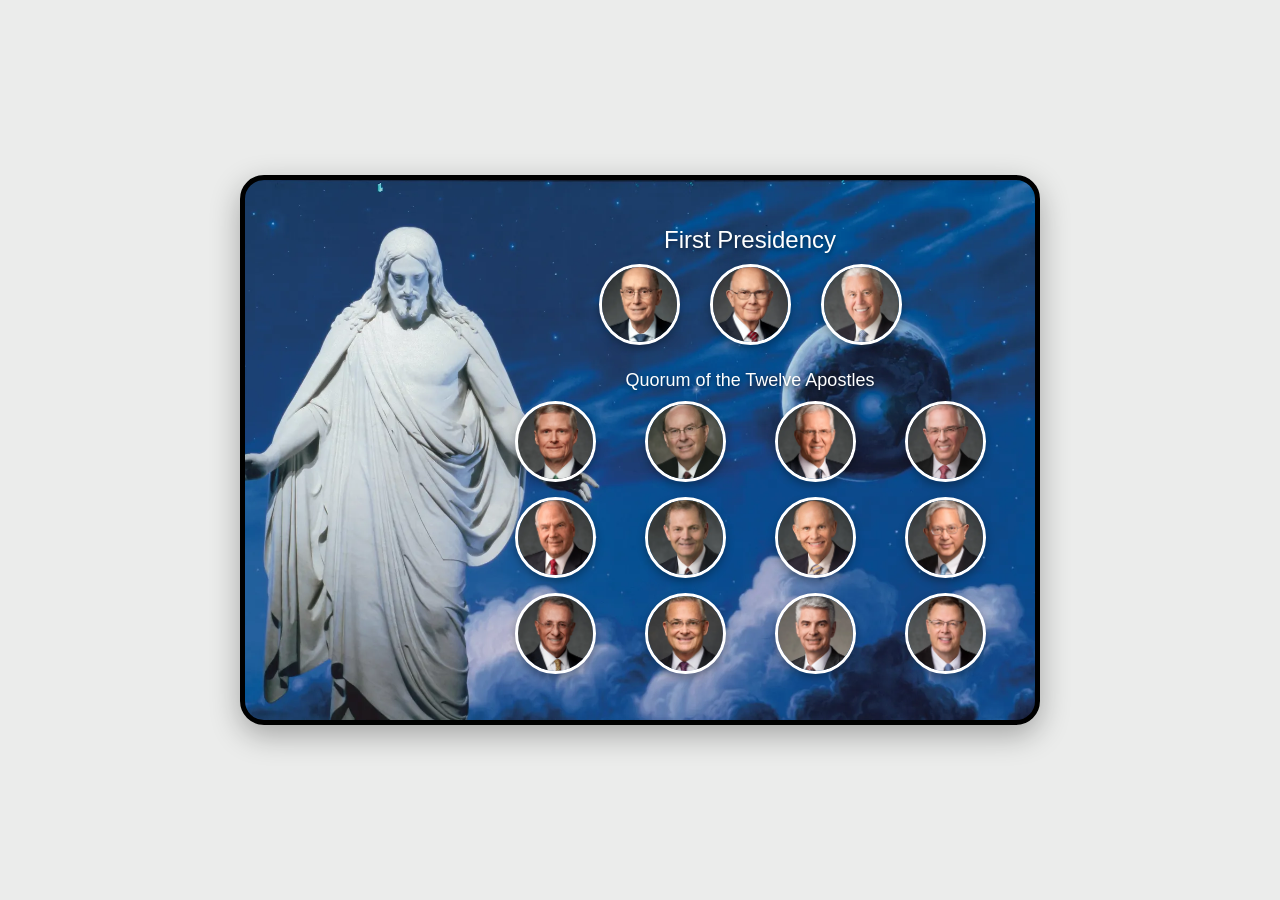
<file: apostle_spotlight/index.html>
<!DOCTYPE html>
<html lang="en">
<head>
    <meta charset="UTF-8">
    <meta name="viewport" content="width=device-width, initial-scale=1.0">
    <title>Apostle Spotlight Challenge</title>
    <style>
        body {
            background-color: #EBECEB;
            font-family: Arial, Helvetica, sans-serif;
            display: flex;
            justify-content: center;
            align-items: center;
            min-height: 100vh;
            margin: 0;
        }
        .spotlight-card {
            background: url('images/christus.png') no-repeat center center;
            background-size: cover;
            width: 800px;
            height: 550px;
            border-radius: 24px;
            border: 5px solid #000;
            box-shadow: 0 10px 30px rgba(0,0,0,0.3);
            overflow: hidden;
            display: grid;
            grid-template-columns: 240px 1fr;
            box-sizing: border-box;
        }
        .right-content {
            display: flex;
            flex-direction: column;
            justify-content: space-evenly;
            padding: 20px 30px 20px 10px;
            color: #ffffff;
        }
        h2, h3 {
            text-align: center;
            font-weight: normal;
            margin: 0 0 10px 0;
            text-shadow: 0 2px 4px rgba(0, 0, 0, 0.5);
        }
        h2 { font-size: 24px; }
        h3 { font-size: 18px; }
        .presidency-row {
            display: flex;
            justify-content: center;
            gap: 30px;
        }
        .quorum-grid {
            display: grid;
            grid-template-columns: repeat(4, 1fr);
            gap: 15px 10px;
            justify-items: center;
        }
        .portrait-frame {
            width: 75px;
            height: 75px;
            border-radius: 50%;
            border: 3px solid #ffffff;
            overflow: hidden;
            box-shadow: 0 4px 8px rgba(0, 0, 0, 0.3);
            transition: transform 0.2s ease, border-color 0.2s ease, box-shadow 0.2s ease;
            cursor: pointer;
        }
        .portrait-frame img {
            width: 100%;
            height: 100%;
            object-fit: cover;
            display: block;
        }
        .portrait-frame:hover {
            border-color: #f59e0b;
            transform: scale(1.12);
            box-shadow: 0 0 15px rgba(245, 158, 11, 0.8);
        }
    </style>
</head>
<body>

    <div class="spotlight-card">
        <div></div>

        <div class="right-content">
            
            <section>
                <h2>First Presidency</h2>
                <div class="presidency-row">
                    <div class="portrait-frame"><img src="images/eyring.png" alt="President Eyring"></div>
                    <div class="portrait-frame"><img src="images/oaks.png" alt="President Oaks"></div>
                    <div class="portrait-frame"><img src="images/uchtdorf.png" alt="President Uchtdorf"></div>
                </div>
            </section>
            <section>
                <h3>Quorum of the Twelve Apostles</h3>
                <div class="quorum-grid">
                    <div class="portrait-frame"><img src="images/bednar.png" alt="Elder Bednar"></div>
                    <div class="portrait-frame"><img src="images/cook.png" alt="Elder Cook"></div>
                    <div class="portrait-frame"><img src="images/christofferson.png" alt="Elder Christofferson"></div>
                    <div class="portrait-frame"><img src="images/andersen.png" alt="Elder Andersen"></div>
                    
                    <div class="portrait-frame"><img src="images/rasband.png" alt="Elder Rasband"></div>
                    <div class="portrait-frame"><img src="images/stevenson.png" alt="Elder Stevenson"></div>
                    <div class="portrait-frame"><img src="images/renlund.png" alt="Elder Renlund"></div>
                    <div class="portrait-frame"><img src="images/gong.png" alt="Elder Gong"></div>
                    
                    <div class="portrait-frame"><img src="images/soares.png" alt="Elder Soares"></div>
                    <div class="portrait-frame"><img src="images/kearon.png" alt="Elder Kearon"></div>
                    <div class="portrait-frame"><img src="images/causse.png" alt="Bishop Caussé"></div>
                    <div class="portrait-frame"><img src="images/gilbert.png" alt="Elder Gilbert"></div>
                </div>
            </section>

        </div>
    </div>

</body>
</html>
</file>
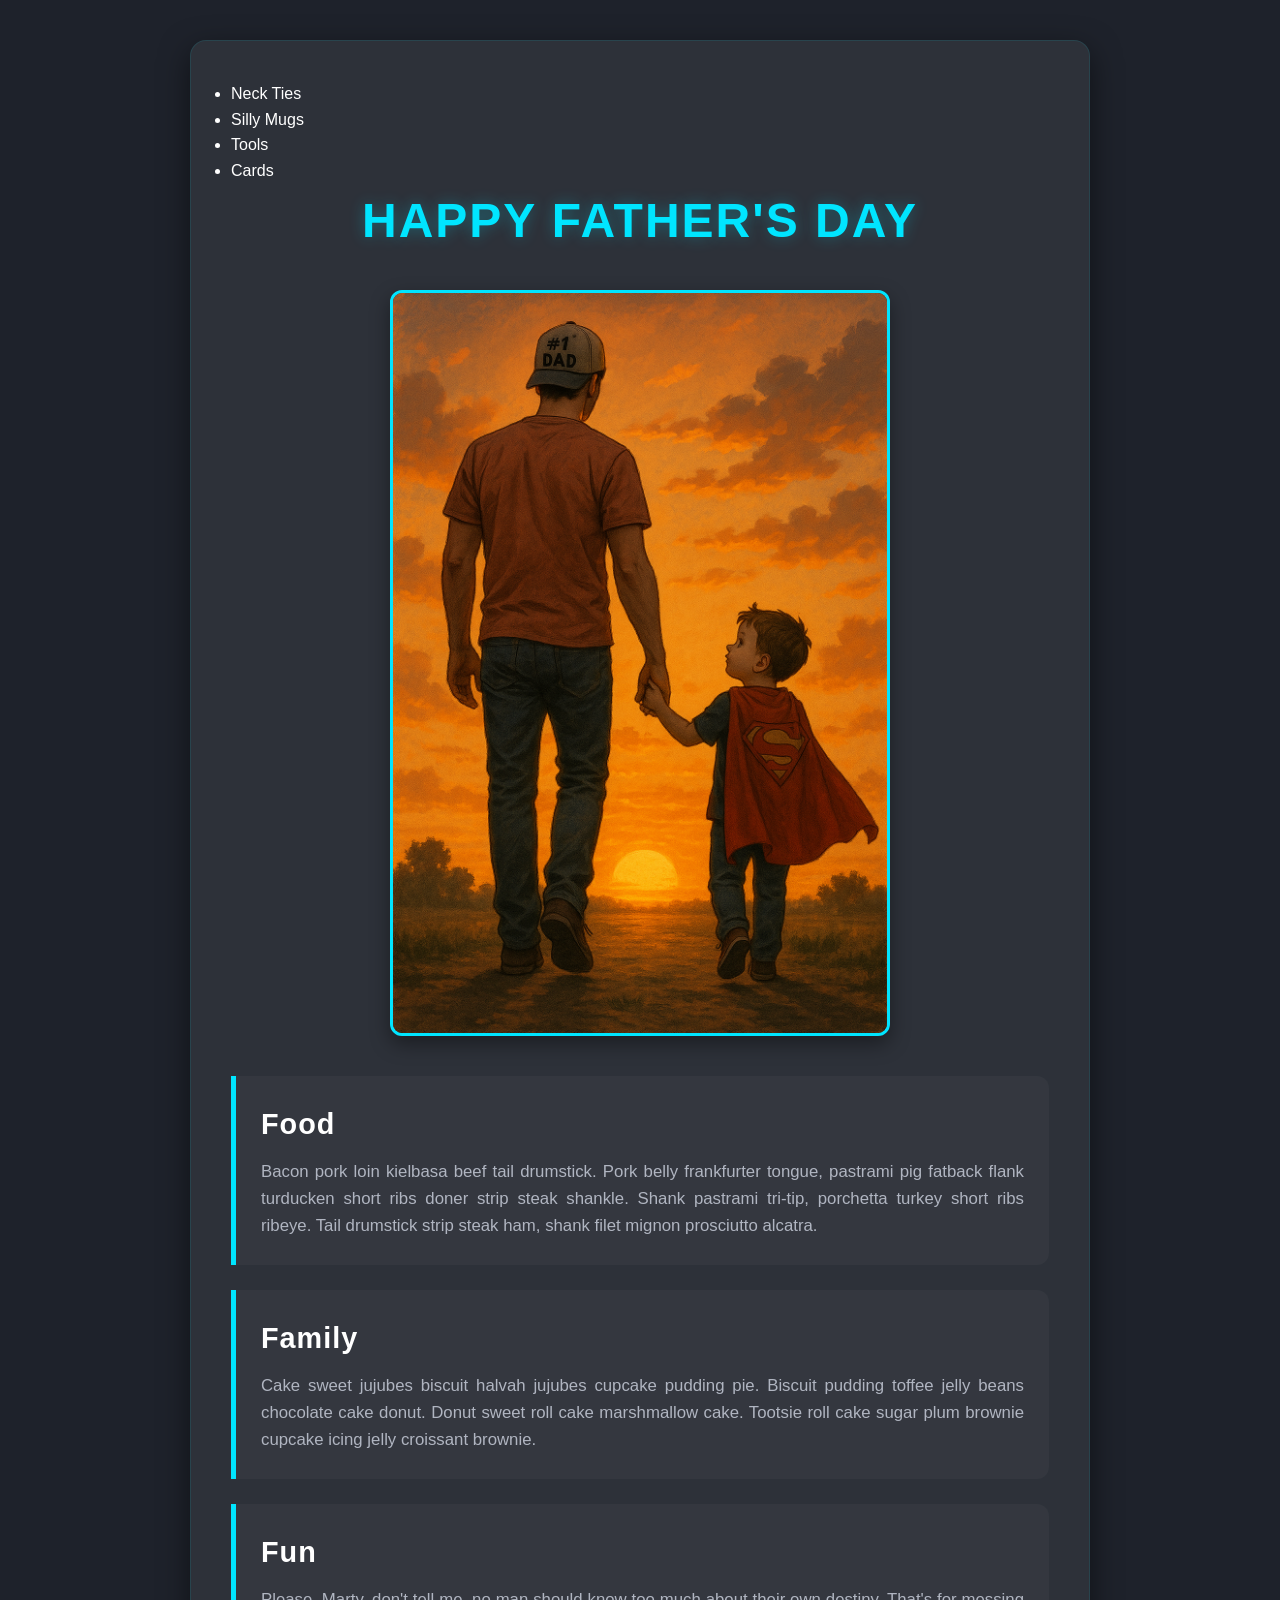
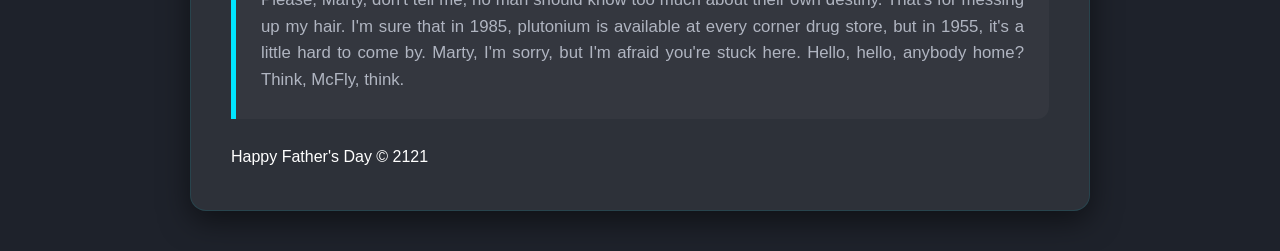
<file: fathersday/index.html>
<!DOCTYPE html>
<html lang="en">

<head>
    <meta charset="UTF-8">
    <meta name="viewport" content="width=device-width, initial-scale=1.0">
    <title>Father's Day Page</title>
    <link rel="stylesheet" href="styles/styles.css">
</head>

<body>
    <div id="wrapper">
        <header>
            <nav>
                <ul>
                    <li>Neck Ties</li>
                    <li>Silly Mugs</li>
                    <li>Tools</li>
                    <li>Cards</li>
                </ul>
            </nav>
        </header>
        <main>
            <h1>Happy Father's Day</h1>
            <img src="images/fathersday.png">
            <section>
                <h2>Food</h2>
                <p>Bacon pork loin kielbasa beef tail drumstick. Pork belly frankfurter tongue,
                     pastrami pig fatback flank turducken short ribs doner strip steak shankle.
                      Shank pastrami tri-tip, porchetta turkey short ribs ribeye. 
                      Tail drumstick strip steak ham, shank filet mignon prosciutto alcatra. </p>
            </section>
            <section>
                <h2>Family</h2>
                <p>Cake sweet jujubes biscuit halvah jujubes cupcake pudding pie. Biscuit
                    pudding toffee jelly beans chocolate cake donut. Donut sweet roll cake
                    marshmallow cake. Tootsie roll cake sugar plum brownie cupcake icing
                    jelly croissant brownie.</p>
            </section>
            <section>
                <h2>Fun</h2>
                <p>Please, Marty, don't tell me, no man should know too much about their own
                     destiny. That's for messing up my hair. I'm sure that in 1985, 
                     plutonium is available at every corner drug store, but in 1955, 
                     it's a little hard to come by. Marty, I'm sorry, but I'm afraid 
                     you're stuck here. Hello, hello, anybody home? Think, McFly, think. 
                     </p>
            </section>
        </main>
        <footer>
            Happy Father's Day &copy; 2121
        </footer>
    </div>
</body>

</html>
</file>
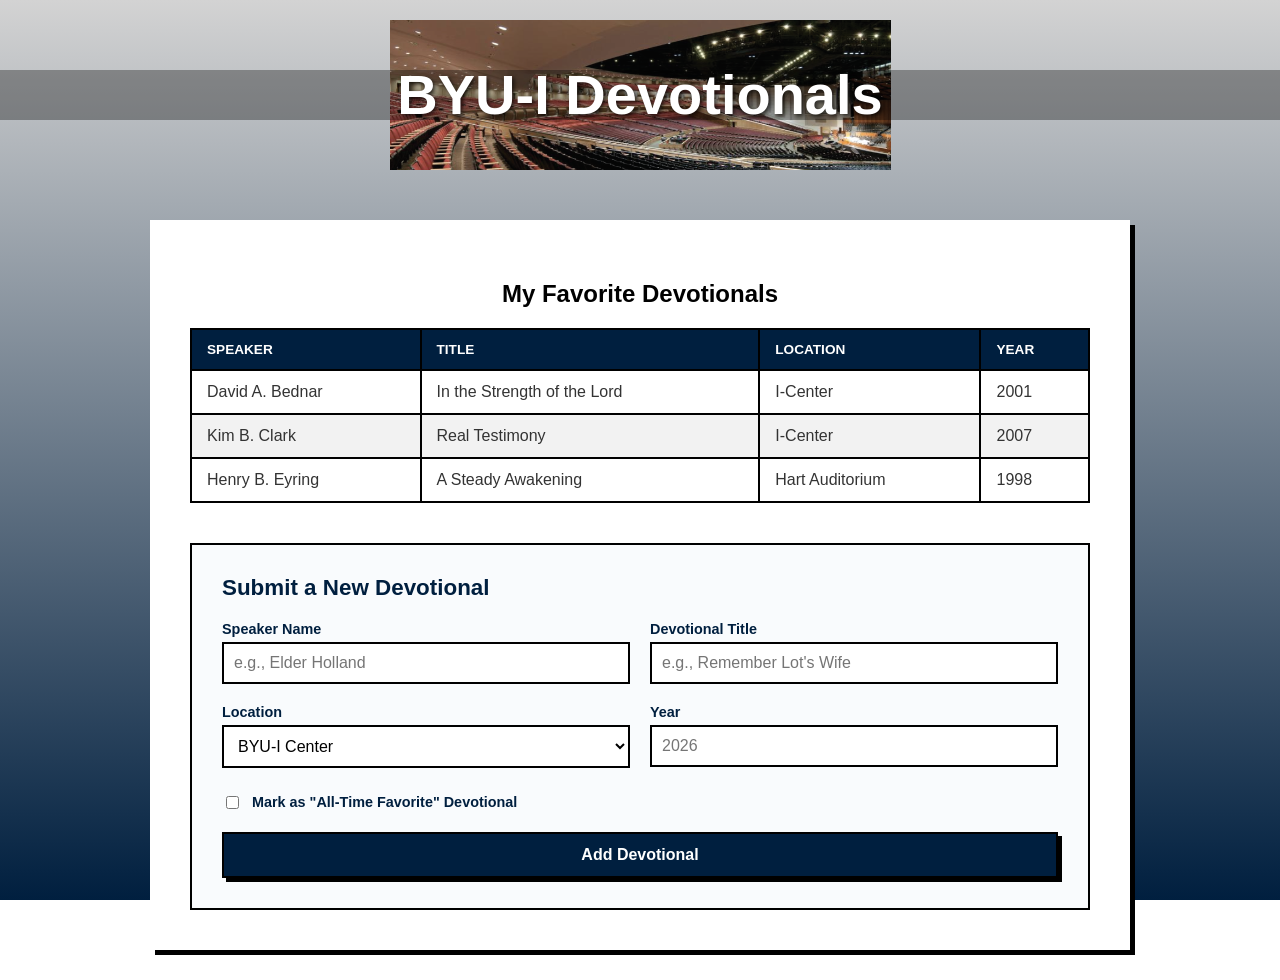
<file: favorite_devo/index.html>
<!DOCTYPE html>
<html lang="en">
<head>
    <meta charset="UTF-8">
    <meta name="viewport" content="width=device-width, initial-scale=1.0">
    <title>Favorite BYU-I Devotionals</title>
    <link rel="stylesheet" href="styles/styles.css">
</head>
<body>

<div class="container">
    <div class="header">
        <div class="header-image">
            <h1>BYU-I Devotionals</h1>
        </div>
    </div>

    <div class="content-box">
        <h2>My Favorite Devotionals</h2>
        
        <div class="table-container">
            <table>
                <thead>
                    <tr>
                        <th>Speaker</th>
                        <th>Title</th>
                        <th>Location</th>
                        <th>Year</th>
                    </tr>
                </thead>
                <tbody>
                    <tr>
                        <td>David A. Bednar</td>
                        <td>In the Strength of the Lord</td>
                        <td>I-Center</td>
                        <td>2001</td>
                    </tr>
                    <tr>
                        <td>Kim B. Clark</td>
                        <td>Real Testimony</td>
                        <td>I-Center</td>
                        <td>2007</td>
                    </tr>
                    <tr>
                        <td>Henry B. Eyring</td>
                        <td>A Steady Awakening</td>
                        <td>Hart Auditorium</td>
                        <td>1998</td>
                    </tr>
                </tbody>
            </table>
        </div>
        <div class="form-container">
            <h3>Submit a New Devotional</h3>
            <form action="#" method="POST" class="devo-form">
                <div class="form-group">
                    <label for="speaker">Speaker Name</label>
                    <input type="text" id="speaker" name="speaker" placeholder="e.g., Elder Holland" required>
                </div>

                <div class="form-group">
                    <label for="title">Devotional Title</label>
                    <input type="text" id="title" name="title" placeholder="e.g., Remember Lot's Wife" required>
                </div>

                <div class="form-group">
                    <label for="location">Location</label>
                    <select id="location" name="location">
                        <option value="I-Center">BYU-I Center</option>
                        <option value="Hart">Hart Auditorium</option>
                        <option value="Taylor">Taylor Cultural Hall</option>
                    </select>
                </div>

                <div class="form-group">
                    <label for="year">Year</label>
                    <input type="number" id="year" name="year" min="1970" max="2026" placeholder="2026" required>
                </div>
                <div class="form-group full-width checkbox-group">
                    <input type="checkbox" id="favorite" name="favorite">
                    <label id="checkbox-label" for="favorite">Mark as "All-Time Favorite" Devotional</label>
                </div>

                <button type="submit" class="submit-btn">Add Devotional</button>
            </form>
        </div>
    </div>
</div>

</body>
</html>
</file>
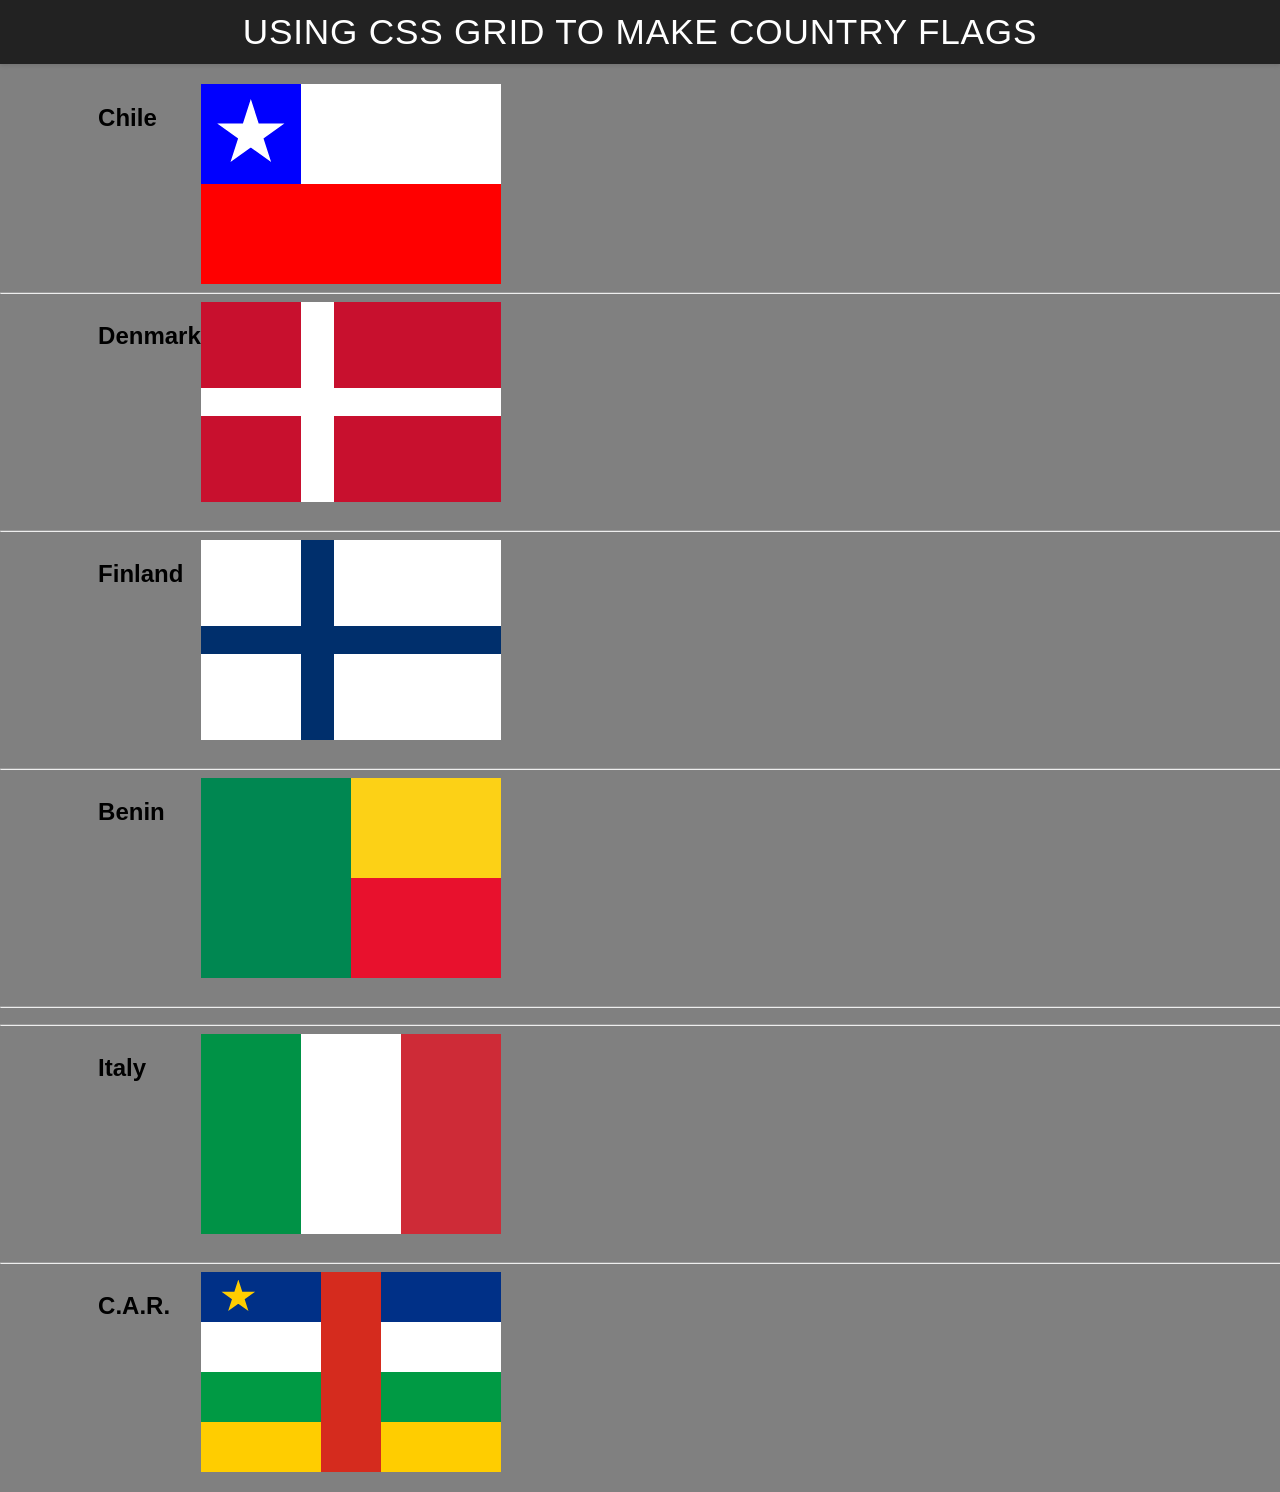
<file: flags/index.html>
<!DOCTYPE html>
<html lang="en">

<head>
    <meta charset="UTF-8">
    <meta name="viewport" content="width=device-width, initial-scale=1.0">
    <title>Flag</title>
    <style>
        body {
            margin: 0;
            font-family: 'Helvetica Neue', sans-serif;
            background-color: gray;
        }

        header {
            background-color: #222;
            color: #fff;
            padding: 0.75rem 1.5rem;
            display: flex;
            align-items: center;
            justify-content: center;
            font-size: 1.1rem;
            letter-spacing: 0.05rem;
            text-transform: uppercase;
            box-shadow: 0 2px 4px rgba(0, 0, 0, 0.1);
        }

        header h1 {
            margin: 0;
            font-weight: 400;
        }
        main {
            display: grid;
            grid-template-columns: .1fr .1fr 1fr .1fr;
            margin-top: 20px;
        }
        hr {
            width: 100%;
            grid-column: 1 / 5;
        }
        h2 {
            grid-column: 2/3;
        }

        #blue {
            background: blue;
            grid-column: 1 / 2;
            display: grid;
            align-items: center;
            justify-items: center;
        }

        #white {
            background: white;
            grid-column: 2 / 4;
        }

        #red {
            background: red;
            grid-column: 1 / 4;
        }

        #chile {
            display: grid;
            grid-template-columns: 1fr 1fr 1fr;
            grid-template-rows: 1fr 1fr;
            height: 200px;
            width: 300px;
        }

        .star {
            width: 70px;
            aspect-ratio: 1;
            background: white;
            clip-path: polygon(50% 0, 79% 90%, 2% 35%, 98% 35%, 21% 90%);
        }
        #denmark, #finland, #benin, #italy, #car {
            grid-column: 3/4;
            height: 200px;
            width: 300px;
            margin-bottom: 20px;
        }
        #denmark{
            display: grid;
            grid-template-columns: 3fr 1fr 5fr;
            grid-template-rows: 3fr 1fr 3fr;
            background-color: white;
        }
        #dred1 { 
            background-color: #c8102e; 
            grid-column: 1; 
            grid-row: 1; 
        }
        #dred2 { 
            background-color: #c8102e; 
            grid-column: 3; 
            grid-row: 1; 
        }
        #dred3 { 
            background-color: #c8102e; 
            grid-column: 1; 
            grid-row: 3; 
        }
        #dred4 { 
            background-color: #c8102e; 
            grid-column: 3; 
            grid-row: 3; 
        }
        #finland {
            display: grid;
            grid-template-columns: 3fr 1fr 5fr;
            grid-template-rows: 3fr 1fr 3fr;
            background-color: #002f6c;
        }
        #fwhite1 { 
            background-color: white; 
            grid-column: 1; 
            grid-row: 1; 
        }
        #fwhite2 { 
            background-color: white; 
            grid-column: 3; 
            grid-row: 1; 
        }
        #fwhite3 { 
            background-color: white; 
            grid-column: 1; 
            grid-row: 3; 
        }
        #fwhite4 { 
            background-color: white; 
            grid-column: 3; 
            grid-row: 3; 
        }
        #benin {
            display: grid;
            grid-template-columns: 2frf 1fr 1fr;
        }
        #bgreen {
            background-color: #008751;
            grid-column: 1;
            grid-row: 1 / span 2;
        }
        #byellow {
            background-color: #fcd116;
            grid-column: 2;
            grid-row: 1;
        }
        #bred {
            background-color: #e8112d;
            grid-column: 2;
            grid-row: 2;
        }
        #italy {
            display: grid;
            grid-template-columns: 1fr 1fr 1fr;
        }
        .it-green { 
            background-color: #009246; 
        }
        .it-white { 
            background-color: #ffffff; 
        }
        .it-red   { 
            background-color: #ce2b37; 
        }
        #car {
            display: grid;
            grid-template-columns: 2fr 1fr 2fr;
            grid-template-rows: repeat(4, 1fr);
        }
        .car-blue   { 
            background-color: #003087; 
            grid-row: 1; 
            grid-column: 1 / -1; 
            display: grid; 
            justify-items: start; 
            align-items: center; 
        }
        .car-white  { 
            background-color: #ffffff; 
            grid-row: 2; 
            grid-column: 1 / -1; 
        }
        .car-green  { 
            background-color: #009a44; 
            grid-row: 3; 
            grid-column: 1 / -1; 
        }
        .car-yellow { background-color: #ffcd00; 
            grid-row: 4; 
            grid-column: 1 / -1; 
        }
        .car-red-vertical {
            background-color: #d52b1e;
            grid-column: 2;
            grid-row: 1 / -1;
            z-index: 1;
        }
        .car-star {
            width: 35px;
            margin-left: 20px;
            background: #ffcd00;
        }

    </style>
</head>

<body>
    <header>
        <h1>Using CSS Grid to make Country Flags</h1>
    </header>
    <main>
        <h2>Chile</h2>
        <div id="chile">
            <div id="blue">
                <div class="star"></div>
            </div>
            <div id="white"></div>
            <div id="red"></div>
        </div>
        <hr>

        <h2>Denmark</h2>
        <div id="denmark">
            <div id="dred1"></div>
            <div id="dred2"></div>
            <div id="dred3"></div>
            <div id="dred4"></div>
        </div>
        <hr>

        <h2>Finland</h2>
        <div id="finland">
            <div id="fwhite1"></div>
            <div id="fwhite2"></div>
            <div id="fwhite3"></div>
            <div id="fwhite4"></div>
        </div>
        <hr>

        <h2>Benin</h2>
        <div id="benin">
            <div id="bgreen"></div>
            <div id="byellow"></div>
            <div id="bred"></div>
        </div>
        <hr>

        <hr>
        <h2>Italy</h2>
        <div id="italy">
            <div class="it-green"></div>
            <div class="it-white"></div>
            <div class="it-red"></div>
        </div>

        <hr>
        <h2>C.A.R.</h2>
        <div id="car">
            <div class="car-blue"><div class="star car-star"></div></div>
            <div class="car-white"></div>
            <div class="car-green"></div>
            <div class="car-yellow"></div>
            <div class="car-red-vertical"></div>
        </div>

    </main>
</body>

</html>
</file>
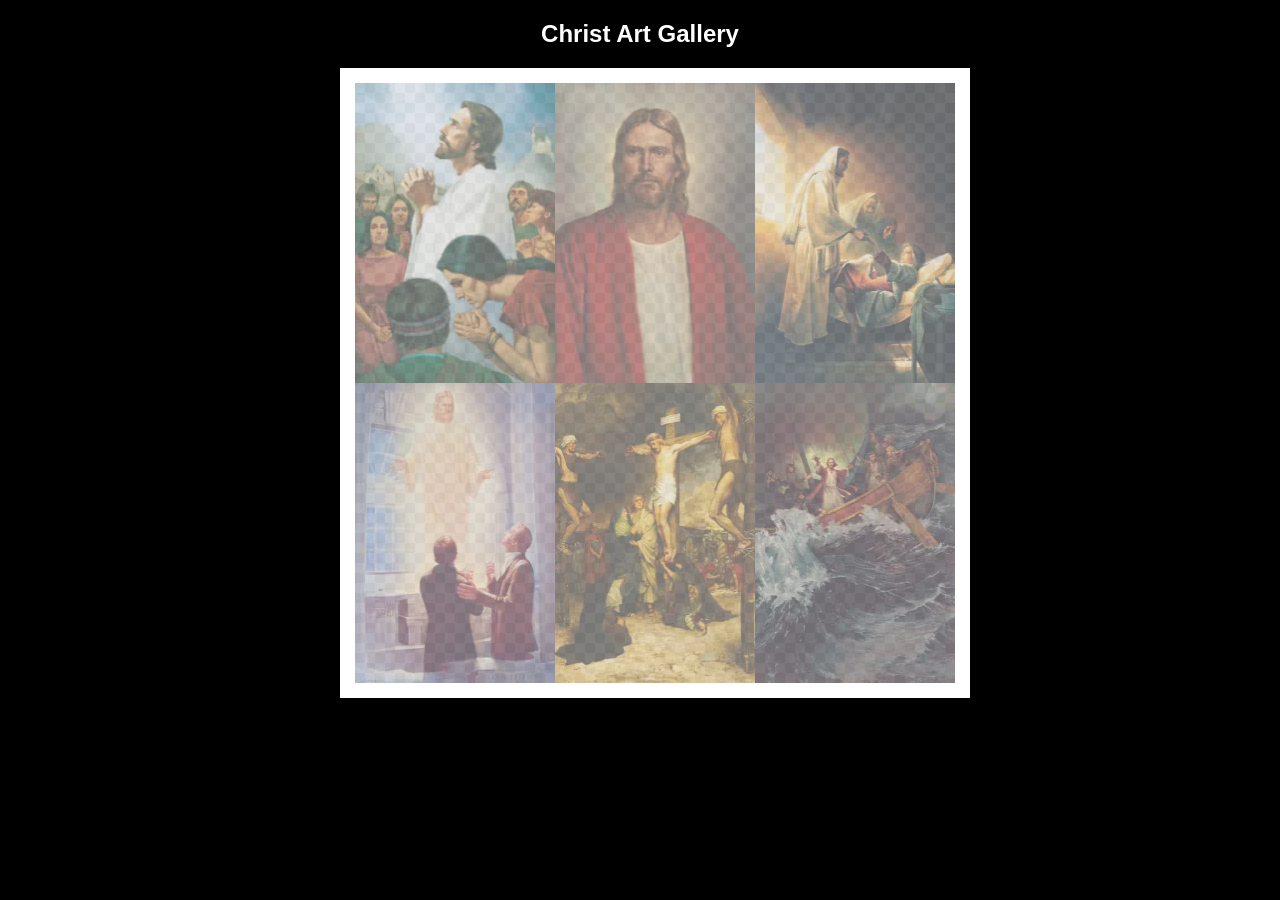
<file: gallery/index.html>
<!DOCTYPE html>
<html lang="en">
<head>
    <meta charset="UTF-8">
    <meta name="viewport" content="width=device-width, initial-scale=1.0">
    <title>Images of Christ</title>
    <style>
        body {
            background: black;
        }
        #wrapper{
            width: 600px;
            margin: 0 auto;
        }
        nav {
            color: white;
            text-align: center;
            font-family: Haettenschweiler, 'Arial Narrow Bold', sans-serif;
        }
        #gallery{
            display: grid;
            grid-template-columns: 200px 200px 200px;
            border: 15px solid rgb(255, 255, 255);
            width: 100%;
            background-color: #ddd;
            background-image:
                linear-gradient(45deg, #ccc 26%, transparent 26%), 
                linear-gradient(135deg, #ccc 26%, transparent 26%),
                linear-gradient(45deg, transparent 75%, #ccc 75%),
                linear-gradient(135deg, transparent 75%, #ccc 75%);
            background-size: 20px 20px;
            background-position: 0 0, 10px 0, 10px -10px, 0px 10px; 
            
        }
        #gallery a {
            cursor: url('images/christus.png'), pointer;
            overflow: hidden;
        }
        #gallery img {
            width: 200px; 
            height: 300px;
            opacity:50%;
            display:block;
            transition: transform 0.3s ease, opacity 0.3s ease;
        }
        #gallery img:hover{
            opacity: 100%;
            transform: scale(1.05);
        }
    </style>
</head>
<body>
    <div id="wrapper">
        <nav>
            <h1>Christ Art Gallery</h1>
        </nav>
        <main>
            <div id="gallery">
                <a href="images/big/img1.jpg"><img src="images/small/img1.webp" alt="Christ praying with the Nephites"></a>
                <a href="images/big/img2.jpg"><img src="images/small/img2.webp" alt="Jesus the Christ"></a>
                <a href="images/big/img3.jpg"><img src="images/small/img3.webp" alt="Jesus Raising the Daughter of Jairus"></a>
                <a href="images/big/img4.jpg"><img src="images/small/img4.webp" alt="The Lord Appears in the Kirtland Temple"></a>
                <a href="images/big/img5.jpg"><img src="images/small/img5.webp" alt="Crucifixion of Jesus Christ"></a>
                <a href="images/big/img6.jpg"><img src="images/small/img6.webp" alt="Jesus Calms the Storm"></a>
            </div>
        </main>
    </div>
</body>
</html>
</file>
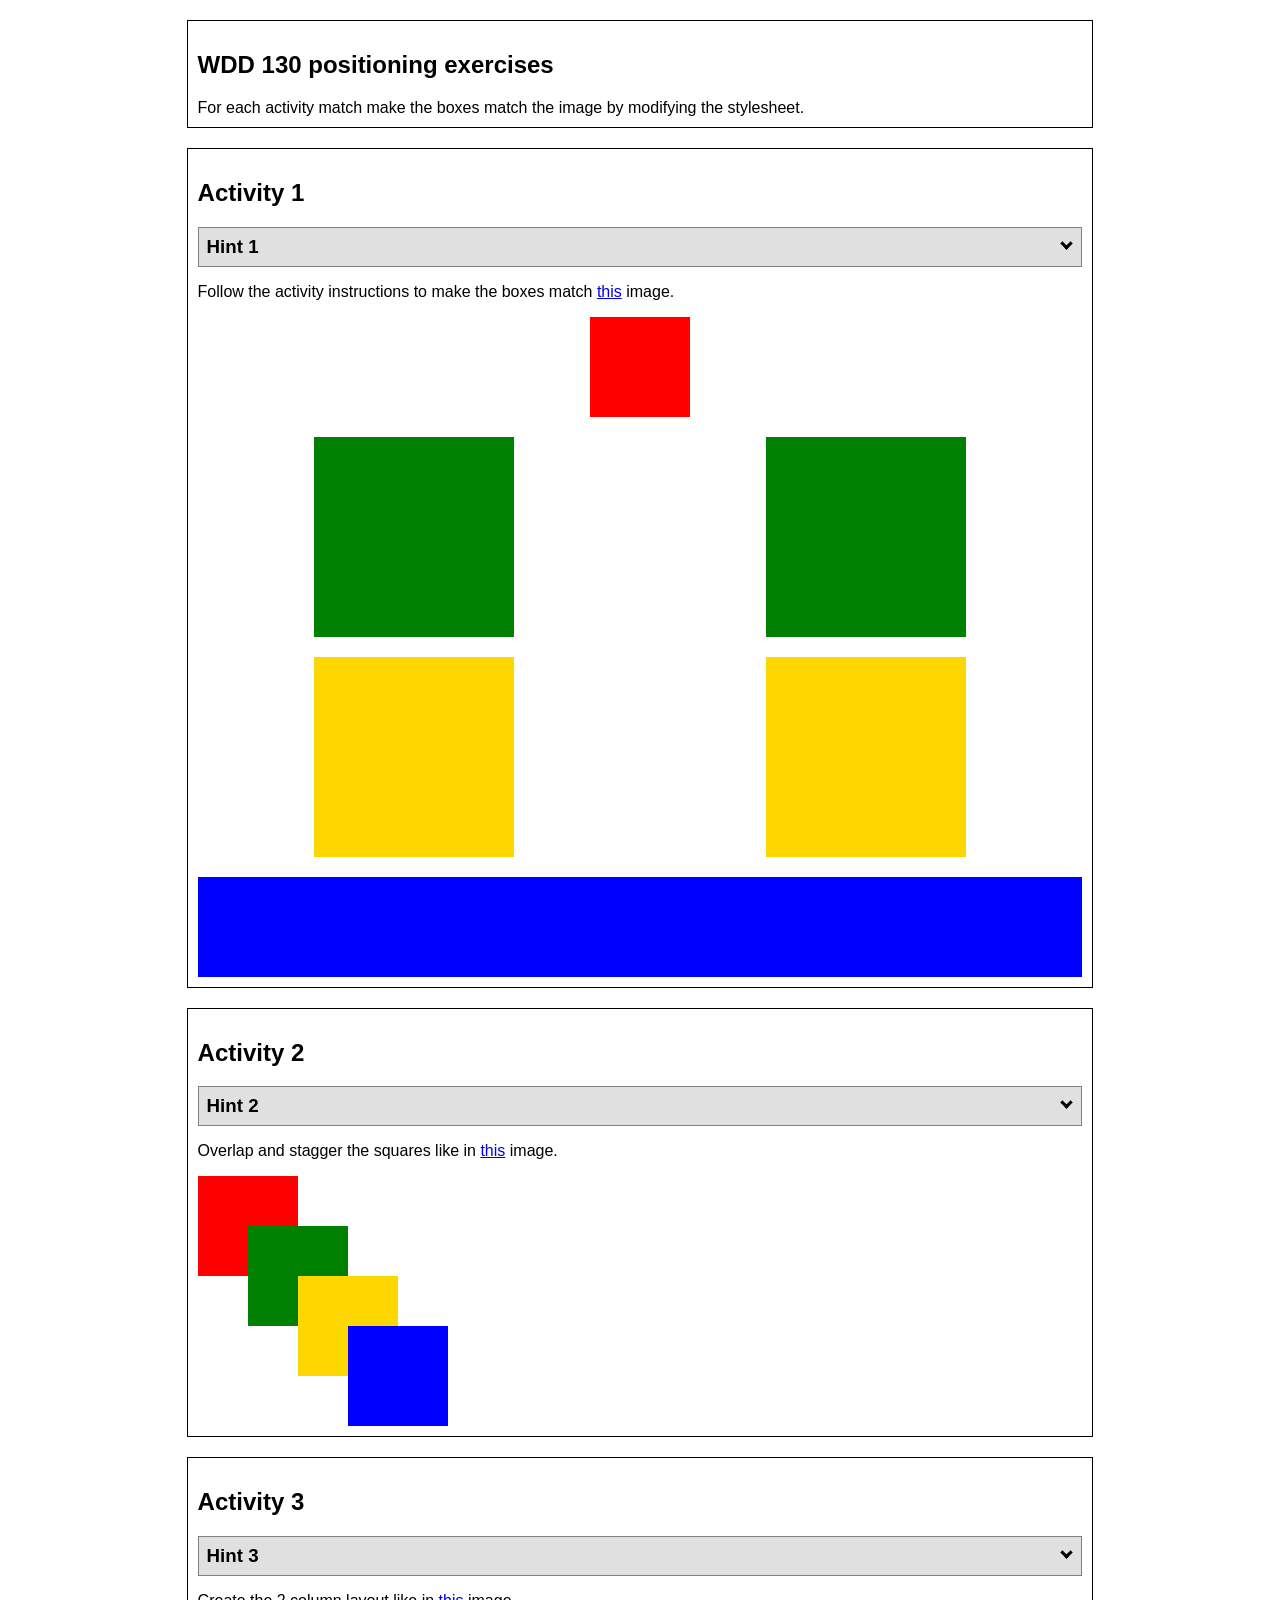
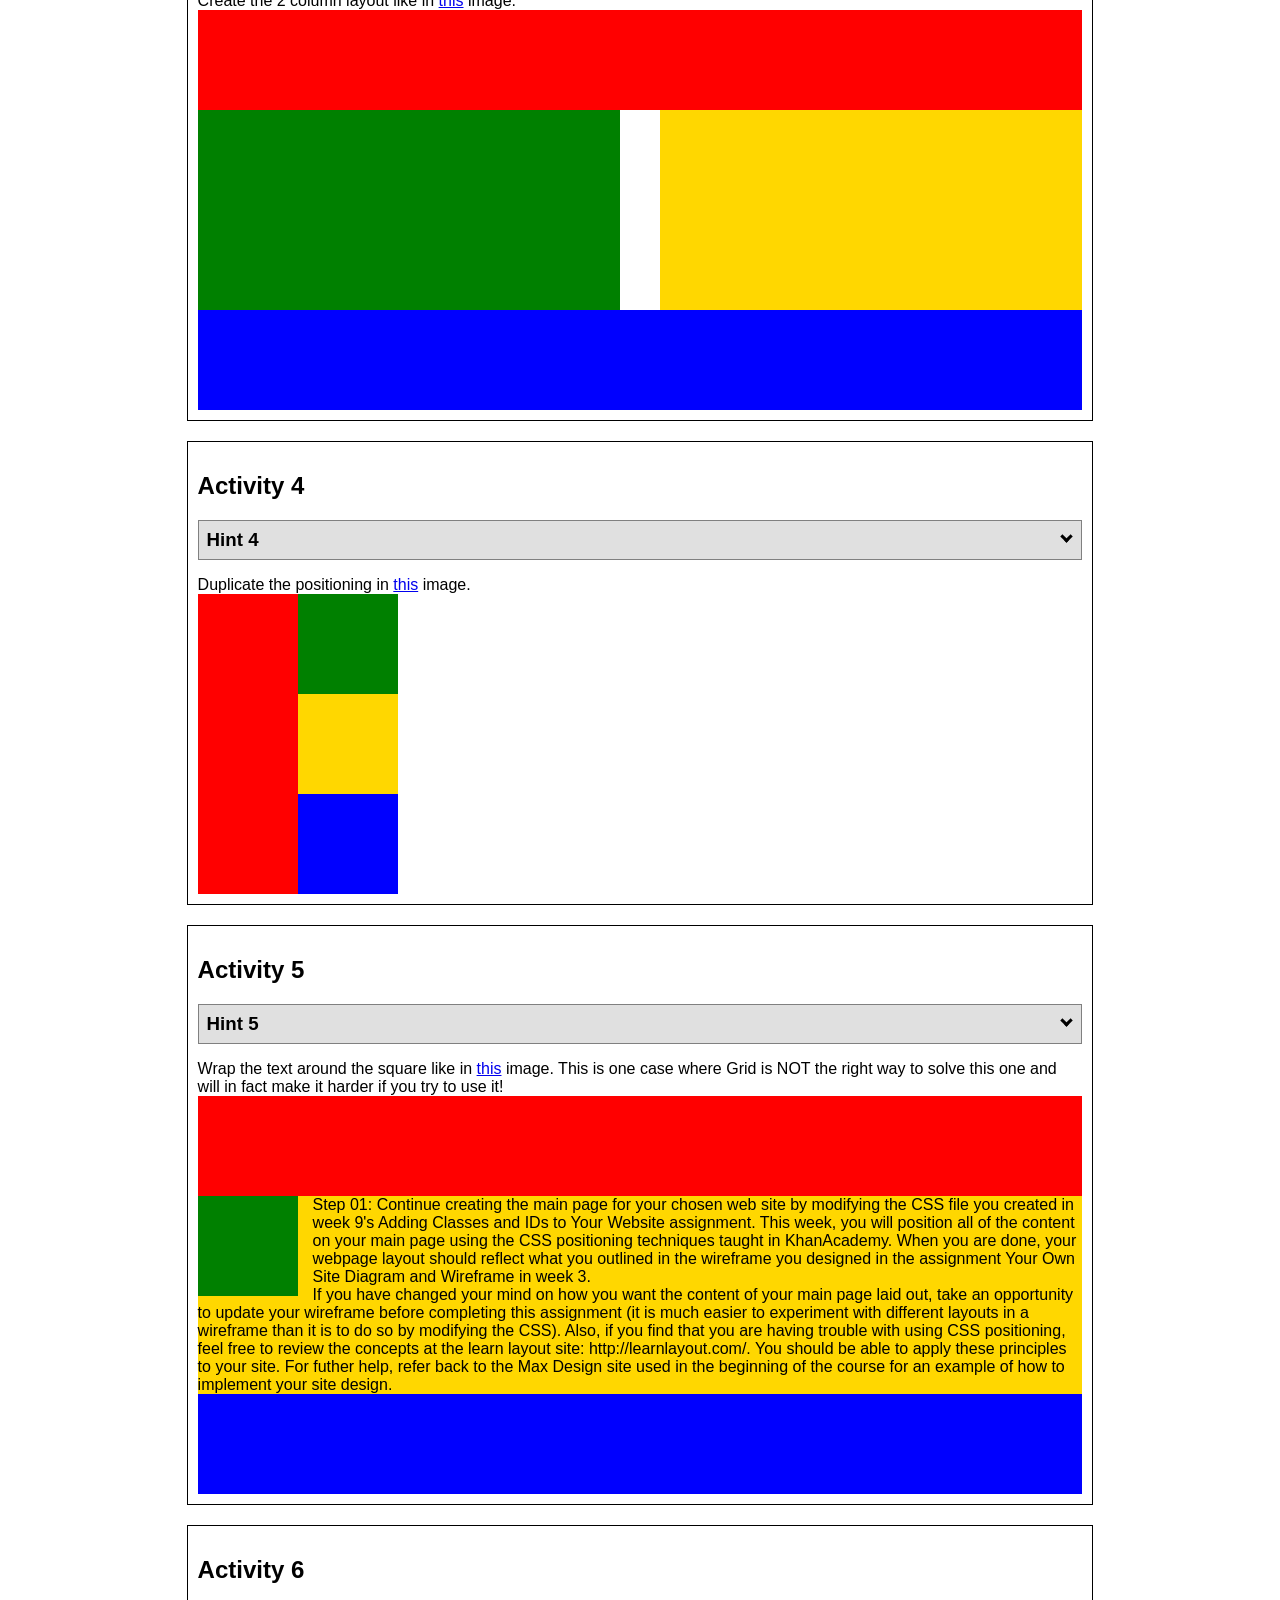
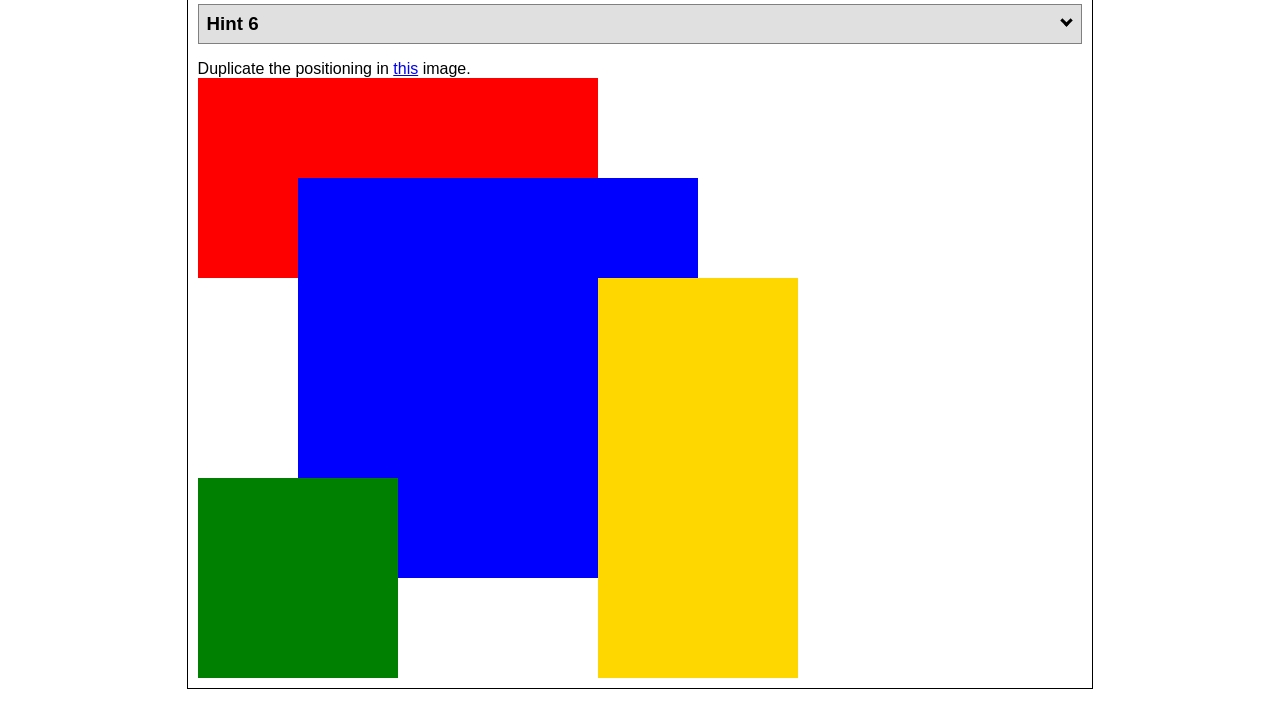
<file: positioning/index.html>
<!DOCTYPE html>
<html lang="en">
  <head>
    <!-- HTML - Name: positioning.html -->
    <title>Positioning Activity</title>
    <link rel="stylesheet" type="text/css" href="positionstyles.css" />
  </head>
  <body>
    <div class="activity">
      <h2>WDD 130 positioning exercises</h2>
      For each activity match make the boxes match the image by modifying the stylesheet.</div>
    <div class="activity">
      <h2>Activity 1</h2>
      <section class="hint"><input type="checkbox" ><i></i> <h3>Hint 1</h3><div><p>Use the activity instructions for the firt activity</a></p></div></section>
      <p>Follow the activity instructions to make the boxes match  <a href="images/example1.png" target="_blank">this</a> image.</p>
      <div class="content1" >
        <div class="red1" ></div>
        <div class="green1" ></div>
        <div class="green1" ></div>
        <div class="yellow1"></div>
        <div class="yellow1"></div>
        <div class="blue1"></div>
      </div>
    </div>
    <div class="activity">
      <h2>Activity 2</h2>
      <section class="hint"><input type="checkbox" > <h3>Hint 2</h3><i></i><div>
      <ul>
      <li>grid-template-columns: 50px 50px 50px 50px 50px </li></ul></div></section>
      <p>Overlap and stagger the squares like in <a href="images/example2.png" target="_blank">this</a> image.</p>
      <div class="content2" >
        <div class="red2" ></div>
        <div class="green2" ></div>
        <div class="yellow2"></div>
        <div class="blue2"></div>
      </div>
    </div>
    <div class="activity">
      <h2>Activity 3</h2>
      <section class="hint"><input type="checkbox" > <h3>Hint 3</h3><i></i><div><p>This one is going to be best solved with CSS Grid. Remember to make the boxes the right width first...then start moving them around. </p><h4>Properties used:</h4><ul><li>display:grid;</li><li>grid-template-columns:</li><li>grid-column-gap:</li>
        <li>grid-column:</li>  </ul></div></section>
      Create the 2 column layout like in <a href="images/example3.png" target="_blank">this</a>  image.
      <div class="content3" >
        <div class="red3" ></div>
        <div class="green3" ></div>
        <div class="yellow3"></div>
        <div class="blue3"></div>
      </div>
    </div>
    <div class="activity">
      <h2>Activity 4</h2>
      <section class="hint"><input type="checkbox" > <h3>Hint 4</h3><i></i><div><p>For the others we have been primarily concerned with width. For this one you will need to adjust height as well. </p><h4>Properties used:</h4><ul><li>display:grid;</li><li>grid-template-columns:</li><li>grid-row:</li></ul></div></section>
      Duplicate the positioning in <a href="images/example4.png" target="_blank">this</a> image. 
      <div class="content4" >
        <div class="red4" ></div>
        <div class="green4" ></div>
        <div class="yellow4"></div>
        <div class="blue4"></div>
      </div>
    </div>

    <div class="activity">
      <h2>Activity 5</h2>
      <section class="hint"><input type="checkbox" > <h3>Hint 5</h3><i></i><div><p>Grid is <strong>not</strong> the right way to do this.  In fact there is only one way to really do that...and that is with float. Remember that we float the thing we want the text to wrap around.  Also remember to start by making all the shapes the right size and shape.</p><h4>Properties used:</h4><ul><li>float: left;</li></ul></div></section>
      Wrap the text around the square like in <a href="images/example5.png" target="_blank">this</a> image. This is one case where Grid is NOT the right way to solve this one and will in fact make it harder if you try to use it!
      <div class="content5" >
        <div class="red5" ></div>
        <div class="green5" ></div>
        <div class="yellow5">Step 01: Continue creating the main page for your chosen web site by modifying the CSS file you created in week 9's Adding Classes and IDs to Your Website assignment. This week, you will position all of the content on your main page using the CSS positioning techniques taught in KhanAcademy. When you are done, your webpage layout should reflect what you outlined in the wireframe you designed in the assignment Your Own Site Diagram and Wireframe in week 3. <br />
          If you have changed your mind on how you want the content of your main page laid out, take an opportunity to update your wireframe before completing this assignment (it is much easier to experiment with different layouts in a wireframe than it is to do so by modifying the CSS). Also, if you find that you are having trouble with using CSS positioning, feel free to review the concepts at the learn layout site: http://learnlayout.com/. You should be able to apply these principles to your site. For futher help, refer back to the Max Design site used in the beginning of the course for an example of how to implement your site design.</div>
        <div class="blue5"></div>
      </div>
    </div>
    <div class="activity">
      <h2>Activity 6</h2>
      <section class="hint"><input type="checkbox" > <h3>Hint 6</h3><i></i><div><p>This one is all about visualizing the grid behind the layout. If you are having a hard time doing that first: all the sizes are even multiples of 100, and second here is another example with the lines drawn: <a href="images/example6-hint.png" target="_blank">example 6 with lines</a>. For this one you will find it easiest if you use px for the column width. You can also use <kbd>z-index</kbd> to control the element layering.    </p><h4>Properties used:</h4><ul><li>display:grid;</li><li>grid-template-columns:</li><li>grid-column:</li><li>grid-row:</li><li><a href="https://www.w3schools.com/cssref/pr_pos_z-index.asp" target="_blank">z-index:</a></li></ul></div></section>
      Duplicate the positioning in <a href="images/example6.png" target="_blank">this</a> image.
      <div class="content6" >
        <div class="red6" ></div>
        <div class="green6" ></div>
        <div class="yellow6"></div>
        <div class="blue6"></div>
      </div>
    </div>
  </body>
</html>
</file>
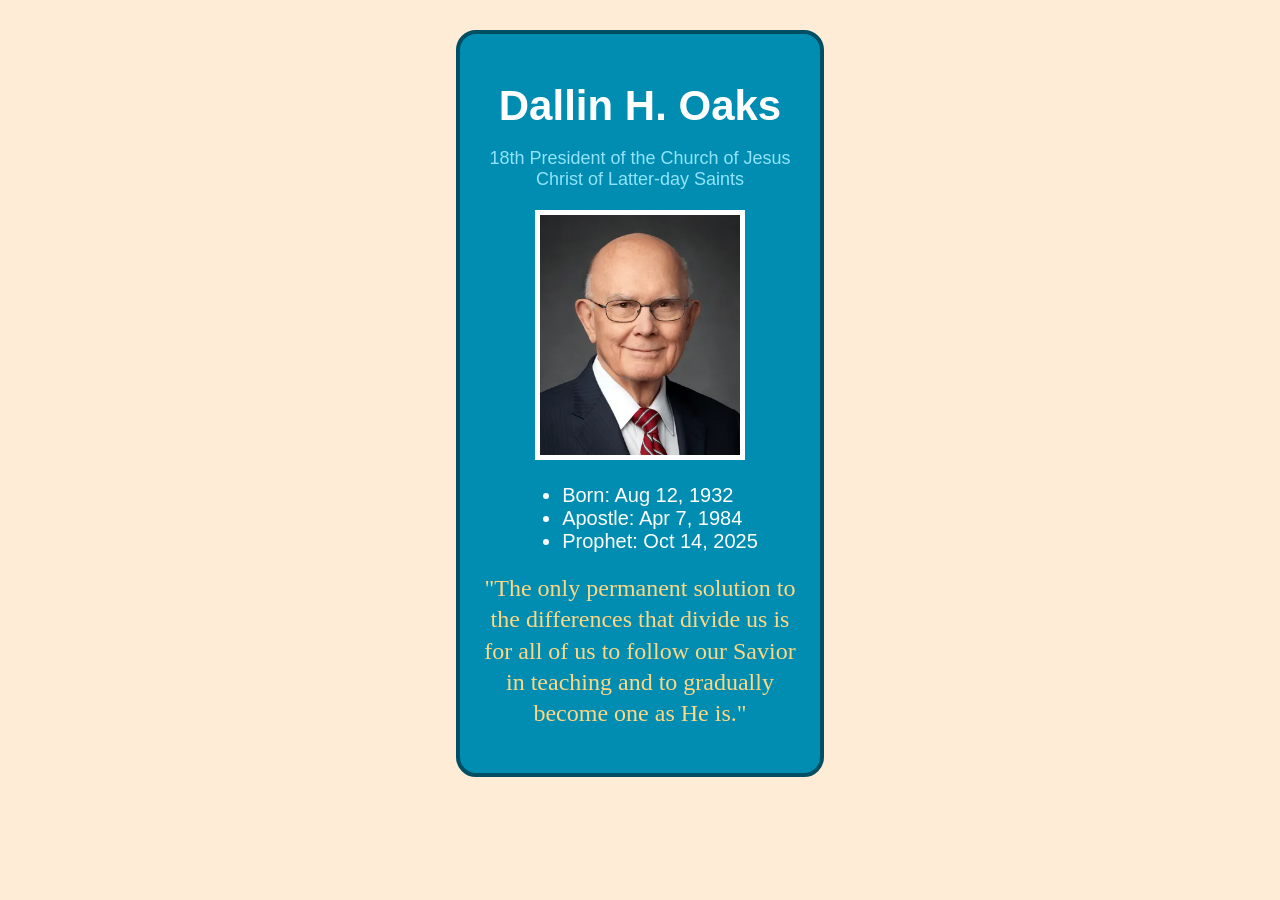
<file: prophet_cards/index.html>
<!DOCTYPE html>
<html lang="en">
<head>
    <meta charset="UTF-8">
    <meta name="viewport" content="width=device-width, initial-scale=1.0">
    <title>Dallin H. Oaks Card</title>

    <style>

        body {
            background-color: #FFECD7;
            font-family: Helvetica, Arial, sans-serif;
        }

        .card {
            width: 320px;
            margin: 30px auto;
            background-color: #008DB1;
            border: 4px solid #004E63;
            border-radius: 20px;
            text-align: center;
            padding: 20px;
            color: white;
            transition: transform 0.3s;
        }
        .card:hover {
            transform: scale(1.05);
        }

        h1 {
            margin-bottom: 5px;
            font-size: 42px;
            color: #FFFFFF;
        }

        .subtitle {
            color: #91E4FB;
            font-size: 18px;
            margin-bottom: 20px;
        }

        img {
            width: 200px;
            border: 5px solid white;
        }

        ul {
            text-align: left;
            width: fit-content;
            margin: 20px auto;
            color: #FFFFFF;
            font-size: 20px;
        }

        .quote {
            color: #FFD783;
            font-family: "Brush Script MT", cursive;
            font-size: 24px;
            margin-top: 20px;
            line-height: 1.3;
        }

        a {
            color: #91E4FB;
            text-decoration: none;
        }

    </style>
</head>

<body>

    <div class="card">

        <h1>Dallin H. Oaks</h1>

        <p class="subtitle">
            18th President of the Church of Jesus Christ of Latter-day Saints
        </p>

        <img src="images/oaks.webp" alt="Dallin H. Oaks">

        <ul>
            <li>Born: Aug 12, 1932</li>
            <li>Apostle: Apr 7, 1984</li>
            <li>Prophet: Oct 14, 2025</li>
        </ul>

        <p class="quote">
            "The only permanent solution to the differences that divide us is for all of us to follow our Savior in teaching and to gradually become one as He is."
        </p>

    </div>

</body>
</html>
</file>
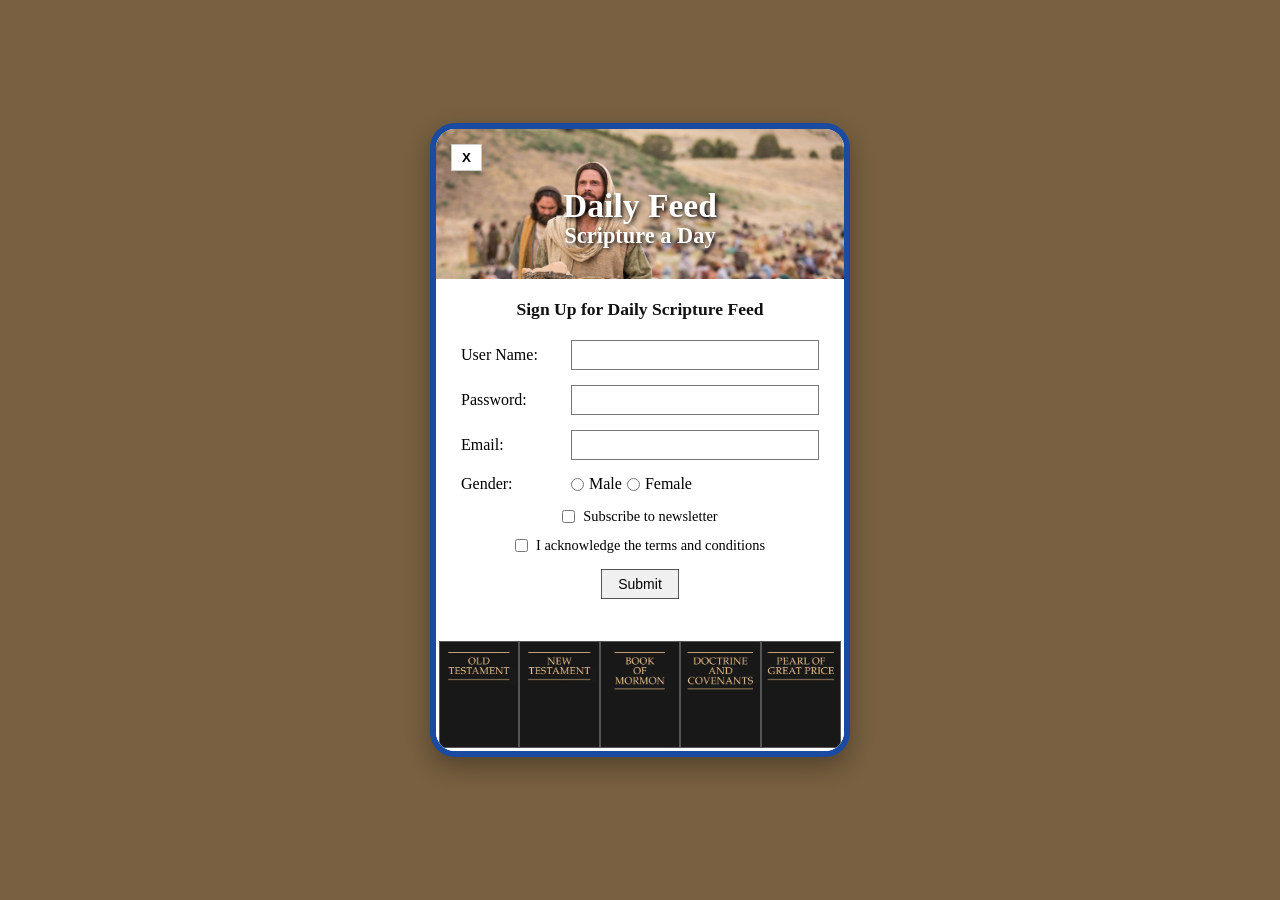
<file: signup/index.html>
<!DOCTYPE html>
<html lang="en">
<head>
    <meta charset="UTF-8">
    <meta name="viewport" content="width=device-width, initial-scale=1.0">
    <title>Daily Feed Sign Up</title>

    <style>
        * {
            margin: 0;
            padding: 0;
            box-sizing: border-box;
        }
        html, body {
            height: 100%;
            width: 100%;
        }
        body {
            background: rgb(120, 96, 64);
            font-family: "Georgia", "Times New Roman", Times, serif;
            display: flex;
            flex-direction: column;
            justify-content: center;
            align-items: center;
            padding: 20px;
        }
        .content-wrapper {
            display: flex;
            flex-direction: column;
            align-items: center;
            width: 100%;
            max-width: 420px;
        }
        #formContainer {
            background: white;
            width: 100%;
            max-width: 420px;
            border: 6px solid #1a4ba0;
            border-radius: 25px;
            overflow: hidden;
            position: relative;
            box-shadow: 0 10px 25px rgba(0,0,0,0.3);
        }
        #closeBtn {
            position: absolute;
            top: 15px;
            left: 15px;
            background: white;
            border: 1px solid #ccc;
            padding: 5px 10px;
            cursor: pointer;
            font-weight: bold;
            z-index: 10;
        }
        .banner-header {
            position: relative;
            height: 150px;
            width: 100%;
            overflow: hidden;
        }
        .banner-header img {
            width: 100%;
            height: 100%;
            display: block;
            object-fit: cover;
            object-position: 15% 0%;
        }
        .banner-text {
            position: absolute;
            top: 60%;
            left: 50%;
            transform: translate(-50%, -50%);
            color: white;
            text-shadow: 2px 2px 4px rgba(0, 0, 0, 0.9);
            width: 100%;
            text-align: center;
            z-index: 5;
        }
        .banner-text h1 {
            font-size: 2.1rem;
            font-weight: bold;
            margin: 0;
            line-height: 0.9;
        }
        .banner-text p {
            font-size: 1.4rem;
            font-weight: bold;
            font-style: normal;
            margin-top: 4px;
            line-height: 1.0;
        }
        #myForm {
            padding: 20px 25px;
        }
        h3 {
            text-align: center;
            margin-bottom: 20px;
            color: #111;
            font-size: 1.1rem;
        }
        .input-fields-grid {
            display: grid;
            grid-template-columns: 110px 1fr;
            row-gap: 15px;
            align-items: center;
            margin-bottom: 15px;
        }
        .input-fields-grid label {
            font-weight: 500;
        }
        .input-fields-grid input[type="text"],
        .input-fields-grid input[type="password"],
        .input-fields-grid input[type="email"] {
            width: 100%;
            padding: 6px;
            border: 1px solid #777;
            font-size: 14px;
        }
        .radio-group {
            display: flex;
            gap: 10px;
            align-items: center;
        }
        .radio-group label {
            display: flex;
            gap: 10px;
            align-items: center;
        }
        .radio-group label {
            margin-left: -5px;
            margin-right: -5px;
        }
        .checkbox-section {
            display: flex;
            justify-content: center;
            align-items: center;
            gap: 8px;
            margin-bottom: 12px;
            font-size: 0.9rem;
        }
        .submit-section {
            display: flex;
            justify-content: center;
            margin-top: 15px;
            margin-bottom: 15px;
        }
        button[type="submit"] {
            padding: 6px 16px;
            border: 1px solid #555;
            background-color: #f0f0f0;
            cursor: pointer;
            font-size: 14px;
        }
        .footer-grid {
            display: grid;
            grid-template-columns: repeat(5, 1fr);
            background: white;
            padding: 3px;
            border-top: 4px solid white;
        }
        .footer-grid img {
            width: 100%;
            height: auto;
            display: block;
            border: 1px solid #555;
            object-fit: cover;
        }
        #output {
            width: 100%;
            margin-top: 20px;
            background: white;
            border-radius: 8px;
        }
        .show-output {
            padding: 15px;
            box-shadow: 0 4px 10px rgba(0,0,0,0.2);
            border: 1px solid #ccc;
        }
    </style>



</head>

<body>
    <div class="content-wrapper">
        <div id="formContainer">
            <button type="button" id="closeBtn">X</button>

            <div class="banner-header">
                <img src="images/jesus_feeds_5000.jpeg" alt="Daily Feed Image">
                <div class="banner-text">
                    <h1>Daily Feed</h1>
                    <p>Scripture a Day</p>
                </div>
            </div>

            <form id="myForm">
                <h3>Sign Up for Daily Scripture Feed</h3>
                <div class="input-fields-grid">
                    <button type="button" id="closeBtn">X</button>
                    <label for="username">User Name:</label>
                    <input type="text" id="username" name="username" required>

                    <label for="password">Password:</label>
                    <input type="password" id="password" name="password" required>

                    <label for="email">Email:</label>
                    <input type="email" id="email" name="email" required>

                    <label>Gender:</label>
                    <div class="radio-group">
                        <input type="radio" id="male" name="gender" value="male" required>
                        <label for="male">Male</label>
                        <input type="radio" id="female" name="gender" value="female" required>
                        <label for="female">Female</label>
                    </div>
                </div>

                <section class="checkbox-section">
                    <input type="checkbox" id="newsletter" name="newsletter">
                    <label for="newsletter">Subscribe to newsletter</label>
                </section>

                <section class="checkbox-section">
                    <input type="checkbox" id="conditions" name="conditions" required>
                    <label for="conditions">I acknowledge the terms and conditions</label>
                </section>

                <section class="submit-section">
                    <button type="submit">Submit</button>
                </section>
            </form>
            <div class="footer-grid">
                <img src="images/old_testament.webp" alt="Old Testament">
                <img src="images/new_testament.webp" alt="New Testament">
                <img src="images/book_of_mormon.webp" alt="Book of Mormon">
                <img src="images/doctrine_and_covenants.webp" alt="Doctrine and Covenants">
                <img src="images/pearl_of_great_price.webp" alt="Pearl of Great Price">
            </div>
        </div>
    </div>

    <div id="output"></div>

    <script>
        // Here is some Javascript to start looking forward to wdd131
        document.getElementById("closeBtn").addEventListener("click", function () {
            document.getElementById("formContainer").style.display = "none";
         });
        const form = document.getElementById('myForm');
        const output = document.getElementById('output');

        form.addEventListener('submit', function (event) {
            event.preventDefault(); // Stop form from actually submitting

            const formData = new FormData(form);
            const entries = [];

            for (const [key, value] of formData.entries()) {
                if (key == "password") {
                    entries.push(`<strong>${key}</strong>: ${value} (you should probably encrypt the password)`);
                } else {
                    entries.push(`<strong>${key}</strong>: ${value}`);
                }
            }

            output.innerHTML = `
            <br>  
            <h3>Here is the data that would be sent to the server:</h3>
            <ul>
                ${entries.map(item => `<li>${item}</li>`).join('')}
            </ul>
            `;
                });
    </script>

</body>

</html>
</file>
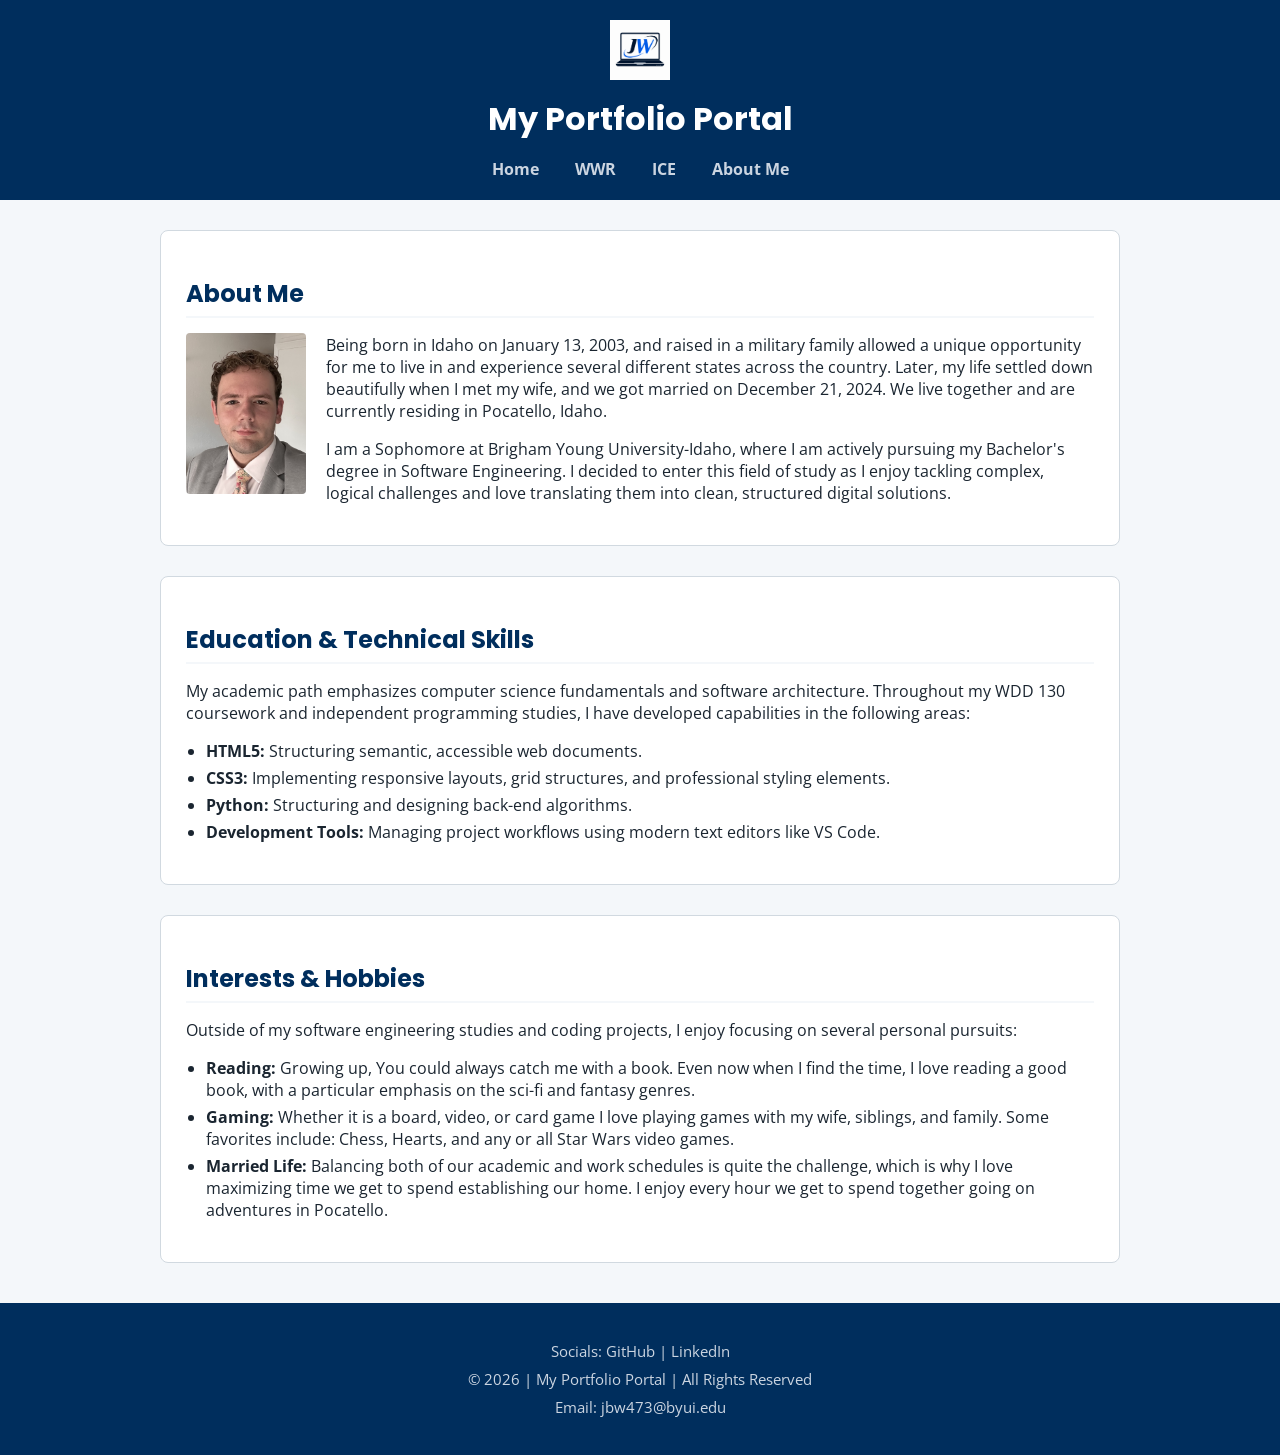
<file: about.html>
<!DOCTYPE html>
<html lang="en-US">
<head>
    <meta charset="utf-8">
    <meta name="viewport" content="width=device-width, initial-scale=1.0">
    <title>About Me | My Portfolio Portal</title>
    <meta name="description" content="Learn more about my background, software engineering education at BYU-Idaho, and personal interests.">
    <meta name="author" content="Your Name">
    <link rel="preconnect" href="https://fonts.googleapis.com">
    <link rel="preconnect" href="https://fonts.gstatic.com" crossorigin>
    <link href="https://fonts.googleapis.com/css2?family=Open+Sans:wght@400;600&family=Poppins:wght@600;700&display=swap" rel="stylesheet">
    <link rel="stylesheet" href="style.css">
</head>
<body>

    <header>
        <img src="logo_image.png" alt="My Portfolio Portal Logo">
        <h1>My Portfolio Portal</h1>
        <nav>
            <a href="index.html">Home</a>
            <a href="wwr/">WWR</a>
            <a href="ice.html">ICE</a>
            <a href="about.html">About Me</a>
        </nav>
    </header>

    <main>
        <section>
            <h2>About Me</h2>
            <img src="IMG_E0763.JPG" alt="Profile placeholder image">
            <p>Being born in Idaho on January 13, 2003, and raised in a military family allowed a unique opportunity for me to live in and experience several different states across the country. Later, my life settled down beautifully when I met my wife, and we got married on December 21, 2024. We live together and are currently residing in Pocatello, Idaho.</p>
            <p>I am a Sophomore at Brigham Young University-Idaho, where I am actively pursuing my Bachelor's degree in Software Engineering. I decided to enter this field of study as I enjoy tackling complex, logical challenges and love translating them into clean, structured digital solutions.</p>
        </section>

        <section>
            <h2>Education & Technical Skills</h2>
            <p>My academic path emphasizes computer science fundamentals and software architecture. Throughout my WDD 130 coursework and independent programming studies, I have developed capabilities in the following areas:</p>
            <ul>
                <li><strong>HTML5:</strong> Structuring semantic, accessible web documents.</li>
                <li><strong>CSS3:</strong> Implementing responsive layouts, grid structures, and professional styling elements.</li>
                <li><strong>Python:</strong> Structuring and designing back-end algorithms.</li>
                <li><strong>Development Tools:</strong> Managing project workflows using modern text editors like VS Code.</li>
            </ul>
        </section>

        <section>
            <h2>Interests & Hobbies</h2>
            <p>Outside of my software engineering studies and coding projects, I enjoy focusing on several personal pursuits:</p>
            <ul>
                <li><strong>Reading:</strong> Growing up, You could always catch me with a book. Even now when I find the time, I love reading a good book, with a particular emphasis on the sci-fi and fantasy genres. </li>
                <li><strong>Gaming:</strong> Whether it is a board, video, or card game I love playing games with my wife, siblings, and family. Some favorites include: Chess, Hearts, and any or all Star Wars video games.</li>
                <li><strong>Married Life:</strong> Balancing both of our academic and work schedules is quite the challenge, which is why I love maximizing time we get to spend establishing our home. I enjoy every hour we get to spend together going on adventures in Pocatello.</li>
            </ul>
        </section>
    </main>

    <footer>
        <p>Socials: GitHub | LinkedIn</p>
        <p>&copy; 2026 | My Portfolio Portal | All Rights Reserved</p>
        <p>Email: jbw473@byui.edu</p>
    </footer>

</body>
</html>
</file>
<file: fathersday/styles/styles.css>
* {
    box-sizing: border-box;
    margin: 0;
    padding: 0;
}
:root {
    --dark-bg: #1e222b;
    --card-bg: #2d3139;
    --cyan-primary: #00e5ff;
    --cyan-hover: #00b3cc;
    --text-white: #ffffff;
    --text-muted: #b0b5c1;
}
body {
    font-family: 'Segoe UI', Roboto, Helvetica, Arial, sans-serif;
    background-color: var(--dark-bg);
    color: var(--text-white);
    line-height: 1.6;
    padding: 40px 20px;
}
#wrapper {
    max-width: 900px;
    margin: 0 auto;
    background-color: var(--card-bg);
    border-radius: 16px;
    padding: 40px;
    box-shadow: 0 10px 30px rgba(0, 0, 0, 0.5);
    border: 1px solid rgba(0, 229, 255, 0.1);
}
main h1 {
    font-size: 3rem;
    text-align: center;
    color: var(--cyan-primary);
    text-transform: uppercase;
    letter-spacing: 2px;
    margin-bottom: 30px;
    text-shadow: 0 0 15px rgba(0, 229, 255, 0.3);
}
main > img {
    display: block;
    width: 100%;
    max-width: 500px;
    height: auto;
    margin: 0 auto 40px auto;
    border-radius: 12px;
    border: 3px solid var(--cyan-primary);
    box-shadow: 0 8px 20px rgba(0, 0, 0, 0.4);
    transition: transform 0.4s ease, box-shadow 0.4s ease;
}
main > img:hover {
    transform: scale(1.03);
    box-shadow: 0 0 25px var(--cyan-primary);
}
section {
    background-color: rgba(255, 255, 255, 0.03);
    border-left: 5px solid var(--cyan-primary);
    padding: 25px;
    margin-bottom: 25px;
    border-radius: 0 12px 12px 0;
    transition: background-color 0.3s ease, transform 0.3s ease;
}
section:hover {
    background-color: rgba(0, 229, 255, 0.05);
    transform: translateX(5px);
}
section h2 {
    font-size: 1.8rem;
    color: var(--text-white);
    margin-bottom: 12px;
    text-transform: capitalize;
    letter-spacing: 1px;
}
section p {
    color: var(--text-muted);
    font-size: 1.05rem;
    text-align: justify;
}
</file>
<file: favorite_devo/styles/styles.css>
body { 
    margin: 0; 
    height: 100%; 
    font-family: Arial, sans-serif; 
    background: linear-gradient(to bottom, #d3d3d3, #001f3f); 
    background-repeat: no-repeat; 
    background-attachment: fixed; 
} 
.container { 
    text-align: center; 
} 
.header { 
    padding: 20px 0; 
} 
.header-image { 
    background-image: url('../images/icenter.png'); 
    background-repeat: no-repeat; 
    background-position: center; 
    height: 150px; 
    display: flex; 
    flex-direction: column; 
    justify-content: center; 
    color: white; 
} 
.header-image h1 { 
    margin: 0; 
    line-height: 0.9; 
    font-size: 3.5em; 
    font-weight: bold; 
    text-shadow: 2px 2px 4px rgba(0, 0, 0, 0.7); 
    background: #00000055; 
} 
.content-box { 
    background-color: white; 
    margin: 30px auto; 
    width: 90%; 
    max-width: 900px; 
    padding: 40px; 
    box-shadow: 5px 5px 0px black; 
    min-height: 400px; 
}
.table-container {
    overflow-x: auto;
    margin: 20px 0 40px 0;
}

table {
    width: 100%;
    border-collapse: collapse;
    text-align: left;
}

th {
    background-color: #001f3f;
    color: white;
    padding: 12px 15px;
    font-weight: bold;
    text-transform: uppercase;
    font-size: 0.85rem;
    border: 2px solid black;
}

td {
    padding: 12px 15px;
    border: 2px solid black;
    color: #333333;
    transition: background-color 0.2s ease;
}

tr:nth-child(even) {
    background-color: #f2f2f2;
}
tr:hover td {
    background-color: #e6f2ff; 
}
.form-container {
    background-color: #f9fbfd;
    padding: 30px;
    border: 2px solid black;
    text-align: left;
    margin-top: 20px;
}

.form-container h3 {
    margin-top: 0;
    color: #001f3f;
    margin-bottom: 20px;
    font-size: 1.4rem;
}
.devo-form {
    display: grid;
    grid-template-columns: 1fr 1fr;
    gap: 20px;
}

.form-group {
    display: flex;
    flex-direction: column;
}

.form-group.full-width {
    grid-column: span 2;
}

label {
    font-size: 0.9rem;
    font-weight: bold;
    color: #001f3f;
    margin-bottom: 5px;
}
input[type="text"],
input[type="number"],
select {
    padding: 10px;
    border: 2px solid black;
    font-size: 1rem;
    background-color: #fff;
    font-family: inherit;
    transition: background-color 0.2s ease;
}
input:focus, select:focus {
    outline: none;
    background-color: #f0f7ff;
    border-color: #001f3f;
}
.checkbox-group {
    flex-direction: row;
    align-items: center;
    gap: 10px;
    margin-top: 5px;
}

#checkbox-label {
    margin-bottom: 0;
    cursor: pointer;
}
.submit-btn {
    grid-column: span 2;
    background-color: #001f3f;
    color: white;
    padding: 12px;
    border: 2px solid black;
    font-size: 1rem;
    font-weight: bold;
    cursor: pointer;
    box-shadow: 4px 4px 0px black;
    transition: transform 0.1s ease, box-shadow 0.1s ease;
}

.submit-btn:hover {
    background-color: #002d5c;
}
.submit-btn:active {
    transform: translate(3px, 3px);
    box-shadow: 1px 1px 0px black;
}
@media (max-width: 600px) {
    .devo-form {
        grid-template-columns: 1fr;
    }
    .form-group.full-width, .submit-btn {
        grid-column: span 1;
    }
}
</file>
<file: positioning/positionstyles.css>
/* CSS - Name: "positionstyles.css" */
/* Activity 1 styles */
.content1 {
  display:grid;
  grid-template-columns: 1fr 1fr;
  justify-items: center;
  gap: 20px;
}
.red1 { 
  width: 100px; 
  height: 100px; 
  background-color: red; 
  grid-column: 1 / 3;
} 
.green1 {
  width: 200px; 
  height: 200px; 
  background-color: green; 
} 
.yellow1 {
  width: 200px; 
  height: 200px; 
  background-color: gold; 
} 
.blue1 {
  width: 100%; 
  height: 100px; 
  background-color: blue; 
  grid-column: 1 / 3;
} 
/* Activity 2 styles */ 
.content2 {
  display: grid;
  grid-template-columns: 50px 50px 50px 50px;
  grid-template-rows: repeat(4, 50px);
}
.red2 {
  width: 100px; 
  height: 100px; 
  background-color: red; 
  grid-column:  1 / 3;
  grid-row: 1 / 3;
} 
.green2 { 
  width: 100px; 
  height: 100px; 
  background-color: green; 
  grid-column: 2 / 4;
  grid-row: 2 / 4;
} 
.yellow2 {
  width: 100px; 
  height: 100px; 
  background-color: gold; 
  grid-column: 3 / 5;
  grid-row: 3 / 5;
} 
.blue2 {
  width: 100px; 
  height: 100px; 
  background-color: blue; 
  grid-column: 4 / 6;
  grid-row: 4 / 6;
} 
/* Activity 3 styles */ 
.content3 {
  display: grid;
  grid-template-columns: 1fr 40px 1fr;
  gap: 0;
}
.red3 {
  width: 100%; 
  height: 100px; 
  background-color: red; 
  grid-column: 1 / 4;
} 
.green3 {
  width: 100%; 
  height: 200px; 
  background-color: green;
  grid-column: 1;
} 
.yellow3 {
  width: 100%; 
  height: 200px; 
  background-color: gold; 
  grid-column: 3;
} 
.blue3 {
  width: 100%;
  height: 100px; 
  background-color: blue; 
  grid-column: 1 / 4;
} 
/* Activity 4 styles */ 
.content4 {
  display: grid;
  grid-template-columns: 100px 100px;
  grid-template-rows: repeat(3, 100px)
}
.red4 {
  width: 100px; 
  height: 100%; 
  background-color: red; 
  grid-row: 1 / 4;
  grid-column: 1; 
} 
.green4 {
  width: 100px; 
  height: 100px; 
  background-color: green; 
  grid-column: 2;
  grid-row: 1;
} 
.yellow4 {
  width: 100px; 
  height: 100px; 
  background-color: gold; 
  grid-column: 2;
  grid-row: 2;
} 
.blue4 {
  width: 100px; 
  height: 100px; 
  background-color: blue; 
  grid-column: 2;
  grid-row: 3;
} 
/* Activity 5 styles */ 
.content5 {
  display: block;
  height: auto;
}
.red5 { 
  width: 100%; 
  height: 100px; 
  background-color: red;
} 
.green5 { 
  width: 100px; 
  height: 100px; 
  background-color: green; 
  float: left;
  margin-right: 15px;
  margin-bottom: 5px;
} 
.yellow5 {
  width: 100%; 
  height: auto; 
  background-color: gold; 
} 
.blue5 {
  width: 100%; 
  height: 100px; 
  background-color: blue; 
  clear: both;
} 
/* Activity 6 styles */ 
.content6 {
  display: grid;
  grid-template-columns: repeat(6, 100px);
  grid-template-rows: repeat(6, 100px);
}
.red6 {
  width: 100%; 
  height: 100%; 
  background-color: red; 
  grid-column: 1 / 5;
  grid-row: 1 / 3;
  z-index: 1;
} 
.green6 {
  width: 100%; 
  height: 100%; 
  background-color: green; 
  grid-column: 1 / 3;
  grid-row: 5 / 7;
  z-index: 3;
} 
.yellow6 {
  width: 100%; 
  height: 100%; 
  background-color: gold; 
  grid-column: 5 / 7;
  grid-row: 3 / 7;
  z-index: 3;
} 
.blue6 {
  width: 100%; 
  height: 100%; 
  background-color: blue; 
  grid-column: 2 / 6;
  grid-row: 2 / 6;
  z-index: 2;
} 


/* Do not make any changes below here */
.activity {
  width: 70%; 
  margin: 20px auto; 
  font-family: Arial, sans-serif; 
  border: 1px solid black; 
  padding: 10px; 
  clear:both; 
  overflow: auto;
} 

.hint {
  border: 1px solid grey;
  background: #e0e0e0;
  padding: .5em;
  position: relative;
  margin: 1em 0;
}
.hint h3 {
  margin: 0;
}
.hint:hover {
  background: #d0d0d0;
}
.hint > div {
  display: none;
}

.hint input[type=checkbox] {
  position: absolute;
  width: 100%;
  height: 100%;
  opacity: 0;
  z-index: 1;
  cursor: pointer;
}

.hint input[type=checkbox]:checked ~ div {
  display: block;
}

.hint i {
  position: absolute;
  transform: translate(-6px, 0);
  margin-top: 16px;
  right: 10px;
  top: -3px;
}
.hint i:before, .hint i:after {
  content: "";
  position: absolute;
  background-color: black;
  width: 3px;
  height: 9px;
}
.hint i:before {
  transform: translate(2px, 0) rotate(45deg);
}
.hint i:after {
  transform: translate(-2px, 0) rotate(-45deg);
}

.hint input[type=checkbox]:checked ~ i:before {
  transform: translate(-2px, 0) rotate(45deg);
}
.hint input[type=checkbox]:checked ~ i:after {
  transform: translate(2px, 0) rotate(-45deg);
}
.hint a {
  position: relative;
  z-index: 1;
}
</file>
<file: style.css>
body {
    font-family: 'Open Sans', Arial, sans-serif;
    background-color: #f4f7fa;
    color: #1a2530;
    margin: 0;
    padding: 0;
}
h1, h2, h3 {
    font-family: 'Poppins', sans-serif;
    color: #002e5d;
}
header {
    background-color: #002e5d;
    padding: 20px;
    text-align: center;
}
header h1 {
    color: #ffffff;
    margin: 10px 0;
}
header img {
    max-height: 60px;
}
nav {
    margin-top: 15px;
}
nav a {
    color: #cbd5e1;
    text-decoration: none;
    padding: 8px 16px;
    font-weight: bold;
}
nav a:hover {
    color: #ffffff;
    background-color: #436084;
    border-radius: 4px;
}
main {
    max-width: 960px;
    margin: 30px auto;
    padding: 0 20px;
}
section {
    background-color: #ffffff;
    padding: 25px;
    margin-bottom: 30px;
    border: 1px solid #d1d9e0;
    border-radius: 8px;
    overflow: hidden;
}
section h2 {
    border-bottom: 2px solid #f4f7fa;
    padding-bottom: 5px;
    margin-bottom: 15px;
}
main img {
    width: 100%;
    height: auto;
    border-radius: 6px;
}
.projects-grid {
    display: grid;
    grid-template-columns: 1fr 1fr 1fr;
    gap: 20px;
    margin-bottom: 25px;
}
.projects-grid div {
    background-color: #f4f7fa;
    padding: 15px;
    border-left: 5px solid #008cca;
    border-radius: 4px;
    box-sizing: border-box;
}
.projects-grid div h3, .projects-grid div p {
    text-align: left;
    margin: 0;
}
.projects-grid div h3 {
    color: #436084;
    margin-bottom: 5px;
}
section div h3 {
    color: #436084;
    margin-bottom: 5px;
}
section img[alt="Profile placeholder image"] {
    width: 120px;
    height: auto;
    float: left;
    margin-right: 20px;
    margin-bottom: 10px;
    border-radius: 4px;
}
ul {
    padding-left: 20px;
}
ul li {
    margin-bottom: 5px;
}
table {
    width: 100%;
    border-collapse: collapse;
    margin-top: 20px;
}
table th {
    background-color: #436084;
    color: #ffffff;
    text-align: left;
    padding: 10px;
}
table td {
    padding: 10px;
    border-bottom: 1px solid #d1d9e0;
}
form {
    max-width: 400px;
}
form label {
    display: block;
    margin-top: 12px;
    font-weight: bold;
    color: #436084;
}
form input, form textarea {
    width: 100%;
    padding: 8px;
    margin-top: 4px;
    border: 1px solid #d1d9e0;
    border-radius: 4px;
}
form button {
    display: block;
    margin-top: 15px;
    padding: 10px 20px;
    background-color: #008cca;
    color: #ffffff;
    border: none;
    border-radius: 4px;
    font-weight: bold;
    cursor: pointer;
}
form button:hover {
    background-color: #002e5d;
}
footer {
    background-color: #002e5d;
    color:#cbd5e1;
    text-align: center;
    padding: 30px 20px;
    margin-top: 40px;
}
footer p {
    margin: 8px 0;
    font-size: 0.95rem;
}
</file>
